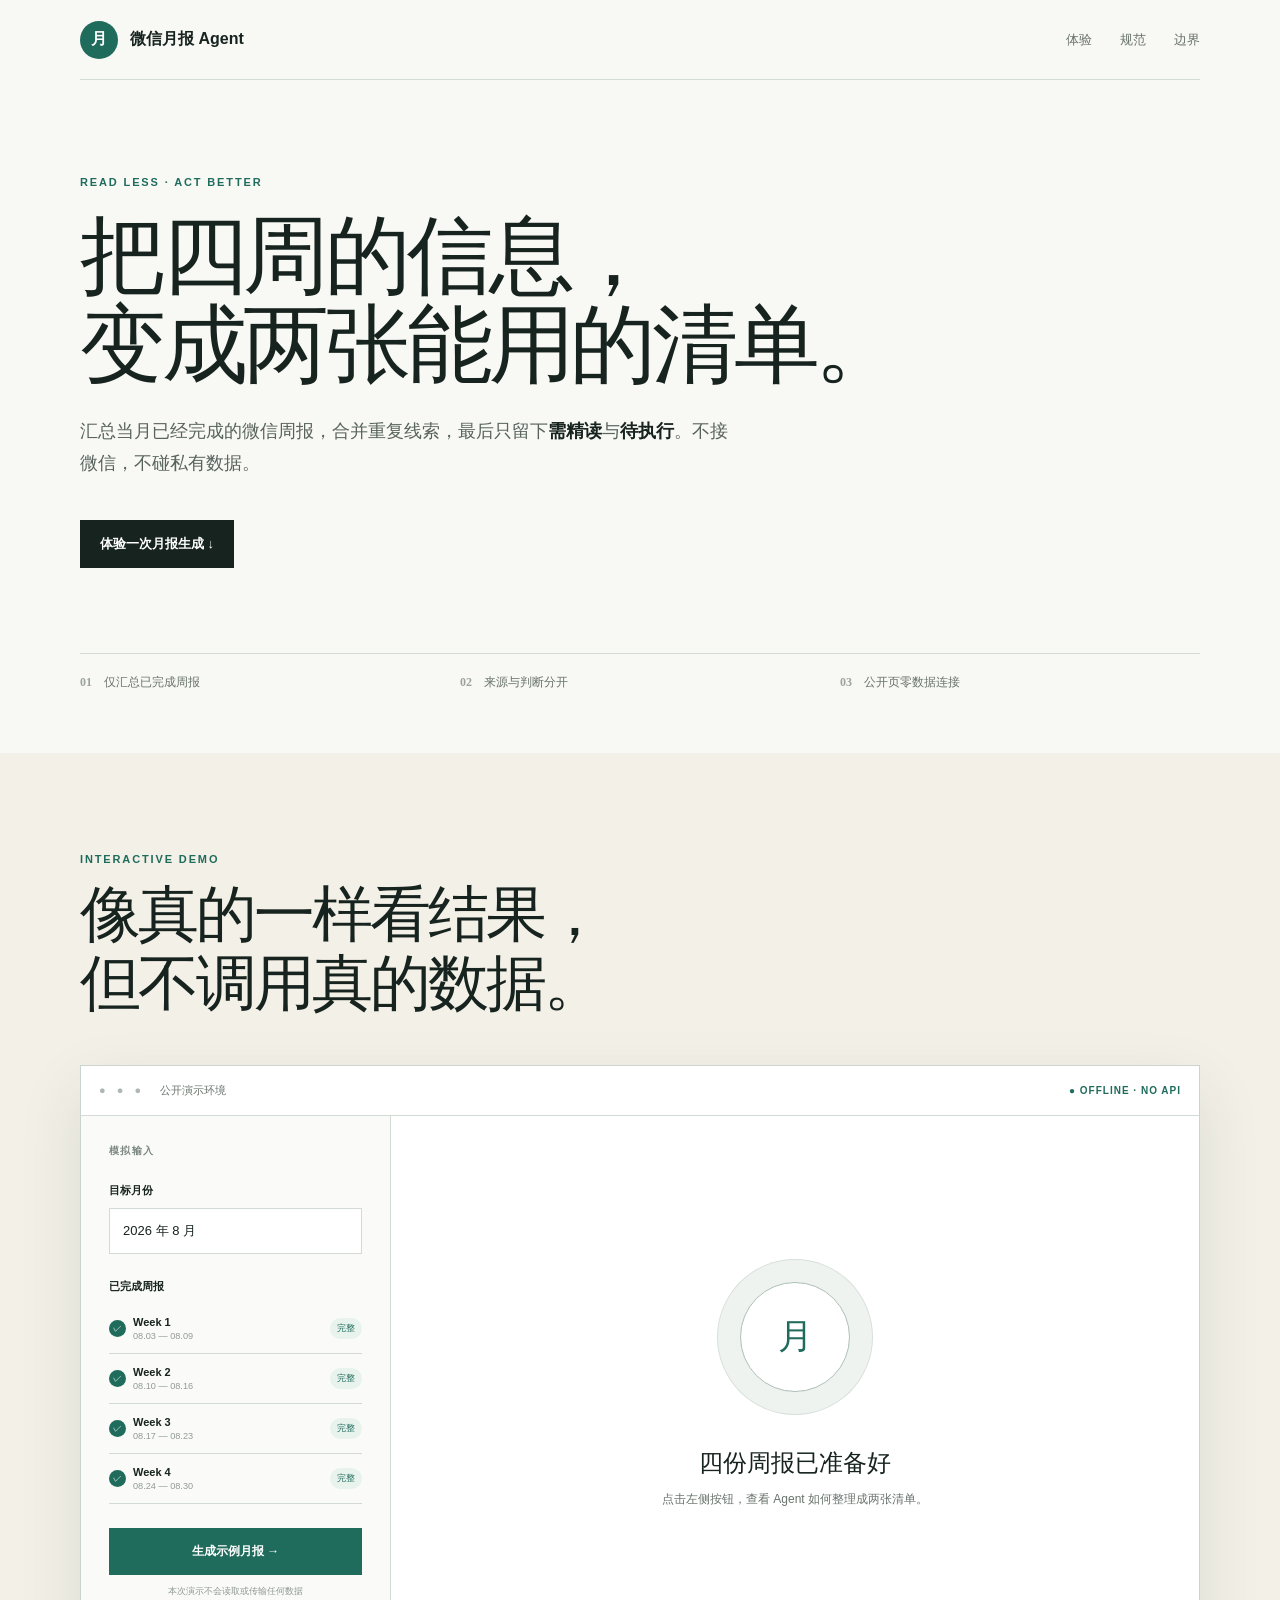
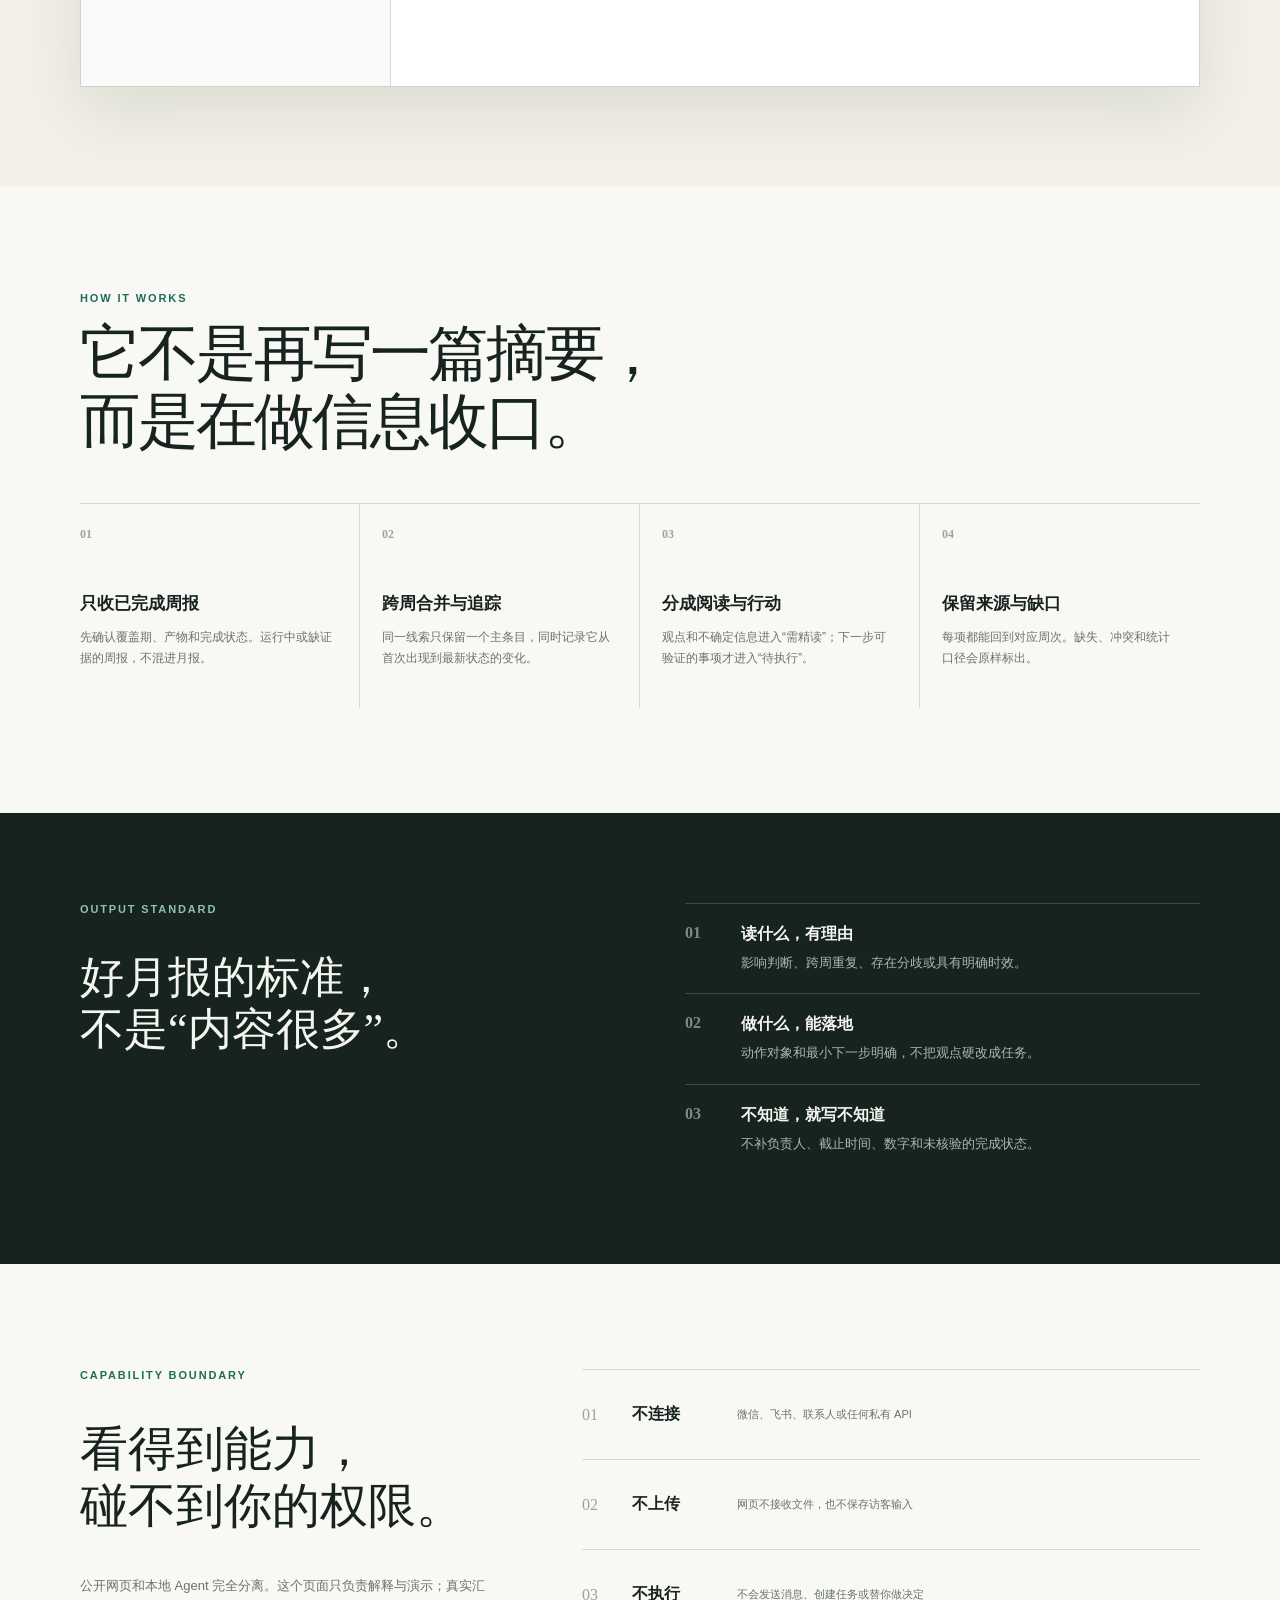
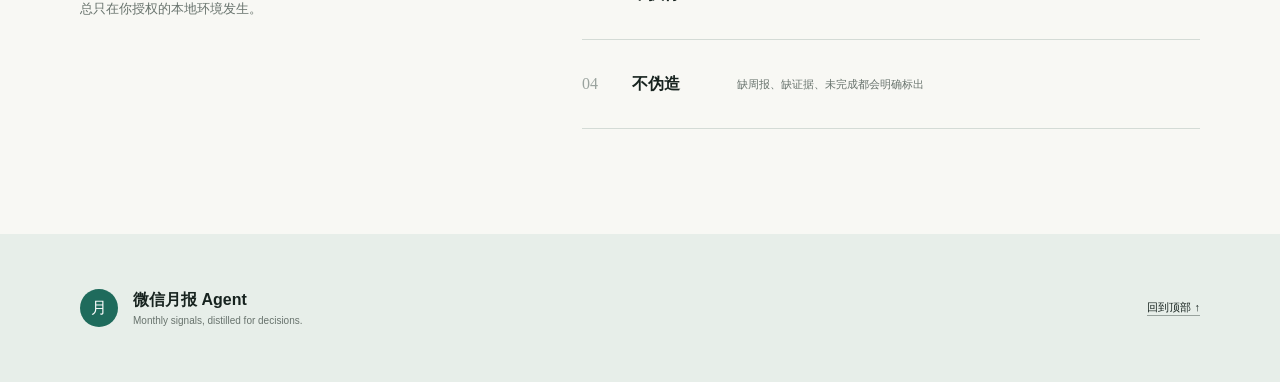
<file: standalone.html>
<!doctype html>
<html lang="zh-CN">
<head>
  <meta charset="utf-8">
  <meta name="viewport" content="width=device-width,initial-scale=1">
  <meta name="description" content="微信月报 Agent 公开展示页：汇总周报，提炼需精读与待执行清单。零 API、零权限、零真实数据。">
  <title>微信月报 Agent｜公开体验</title>
  <style>
    :root{--ink:#17231f;--green:#1f6b5c;--cream:#f3f0e7;--line:#d4dbd6;--muted:#68736d}
    *{box-sizing:border-box}html{scroll-behavior:smooth}body{margin:0;background:#f8f8f4;color:var(--ink);font-family:Arial,"PingFang SC","Microsoft YaHei",sans-serif}a{color:inherit;text-decoration:none}.shell{width:min(1120px,calc(100% - 40px));margin:auto}
    nav{height:80px;display:flex;align-items:center;justify-content:space-between;border-bottom:1px solid var(--line)}.brand{display:flex;align-items:center;gap:12px;font-weight:800}.mark{width:38px;height:38px;border-radius:50%;display:grid;place-items:center;background:var(--green);color:white;font-family:serif}.links{display:flex;gap:28px;font-size:13px;color:var(--muted)}
    .hero{padding:96px 0 62px}.eyebrow,.kicker{font-size:11px;letter-spacing:.17em;color:var(--green);font-weight:800}.hero h1,.section h2{font-family:Georgia,"Songti SC",serif;font-weight:500;letter-spacing:-.05em}.hero h1{font-size:clamp(48px,7.5vw,86px);line-height:1.04;margin:24px 0}.hero>p{max-width:650px;font-size:18px;line-height:1.8;color:#58635d}.hero strong{color:var(--ink)}.cta{display:inline-block;margin-top:22px;padding:15px 20px;background:var(--ink);color:white;font-size:13px;font-weight:800}.trust{display:grid;grid-template-columns:repeat(3,1fr);gap:20px;margin-top:85px;padding-top:20px;border-top:1px solid var(--line);font-size:12px;color:var(--muted)}.trust b{color:#9aa39e;margin-right:12px;font-family:serif}
    .demo-wrap{background:var(--cream);padding:100px 0}.section h2{font-size:clamp(38px,5vw,61px);line-height:1.13;margin:16px 0 46px}.demo{background:white;border:1px solid #cbd4ce;box-shadow:0 24px 60px rgba(30,60,48,.11)}.bar{height:50px;display:flex;align-items:center;padding:0 18px;border-bottom:1px solid var(--line);font-size:11px;color:var(--muted)}.dots{letter-spacing:4px;color:#aeb7b2}.offline{margin-left:auto;color:var(--green);font-size:10px;font-weight:800;letter-spacing:.1em}.grid{display:grid;grid-template-columns:310px 1fr;min-height:570px}.input{padding:28px;background:#fafbf8;border-right:1px solid var(--line)}.label{font-size:10px;letter-spacing:.13em;font-weight:800;color:#7c8781}.input h3{margin:25px 0 10px;font-size:11px}.select{padding:13px;border:1px solid var(--line);font-size:13px;background:white}.week{display:grid;grid-template-columns:24px 1fr auto;align-items:center;padding:12px 0;border-bottom:1px solid var(--line);font-size:11px}.check{width:17px;height:17px;border-radius:50%;display:grid;place-items:center;background:var(--green);color:white;font-size:9px}.week b,.week small{display:block}.week small{color:#919a95;margin-top:3px}.week em{font-style:normal;color:var(--green);background:#e8f3ee;padding:4px 7px;border-radius:20px;font-size:9px}.run{width:100%;margin-top:24px;border:0;padding:15px;background:var(--green);color:white;font-weight:800;font-size:12px;cursor:pointer}.note{font-size:9px;color:#8d9791;line-height:1.6;text-align:center}.output{padding:38px 42px;display:flex;flex-direction:column;justify-content:center}.empty{text-align:center;color:var(--muted)}.moon{width:110px;height:110px;border:1px solid #aebfb7;border-radius:50%;display:grid;place-items:center;margin:auto;font-family:serif;font-size:35px;color:var(--green);box-shadow:0 0 0 22px #eef3ef,0 0 0 23px #d8e0db}.empty h3{margin:55px 0 8px;color:var(--ink);font-family:Georgia,"Songti SC",serif;font-size:24px;font-weight:500}.empty p{font-size:12px}.result{display:none}.result.show{display:block;animation:in .35s ease-out}@keyframes in{from{opacity:0;transform:translateY(8px)}}.head{display:flex;justify-content:space-between;border-bottom:1px solid var(--line);padding-bottom:18px}.head h3{margin:7px 0 0;font-family:Georgia,"Songti SC",serif;font-size:26px;font-weight:500}.head span{font-size:10px;color:var(--muted)}.summary{display:grid;grid-template-columns:72px 1fr;gap:10px;margin:20px 0;padding:18px;background:#edf5f0;font-size:12px;line-height:1.7}.summary b{color:var(--green)}.tabs{display:flex;gap:22px;border-bottom:1px solid var(--line)}.tabs button{border:0;border-bottom:2px solid transparent;background:none;padding:0 3px 11px;color:#8b9590;font-weight:800;font-size:11px;cursor:pointer}.tabs button.active{color:var(--ink);border-color:var(--green)}.item{display:grid;grid-template-columns:34px 1fr;gap:12px;padding:15px 0;border-bottom:1px solid #e4e8e5}.item>b{font-size:10px;color:var(--green)}.item h4{font-size:13px;margin:0 0 6px}.item p{font-size:10px;line-height:1.6;color:var(--muted);margin:0}.actions{display:none}.disclaimer{font-size:9px;color:#959e99;margin-top:14px}
    .method{padding:105px 0}.steps{display:grid;grid-template-columns:repeat(4,1fr);border-top:1px solid var(--line)}.step{padding:20px 22px 28px 0;border-right:1px solid var(--line)}.step+.step{padding-left:22px}.step:last-child{border:0}.step>b{font-family:serif;color:#9ca59f;font-size:12px}.step h3{margin:50px 0 12px;font-size:17px}.step p{font-size:12px;line-height:1.7;color:var(--muted)}
    .dark{background:var(--ink);color:#f5f5f0;padding:90px 0}.dark-grid{display:grid;grid-template-columns:1fr 1fr;gap:90px}.dark h2{font-family:Georgia,"Songti SC",serif;font-weight:500;font-size:44px;line-height:1.2}.rules div{display:grid;grid-template-columns:38px 1fr;gap:18px;padding:20px 0;border-top:1px solid #3d4944}.rules b{color:#7d8b84;font-family:serif}.rules strong,.rules small{display:block}.rules strong{margin-bottom:7px}.rules small{color:#aeb7b2;line-height:1.6}
    .boundary{padding:105px 0}.boundary-grid{display:grid;grid-template-columns:.8fr 1.2fr;gap:90px}.boundary h2{font-family:Georgia,"Songti SC",serif;font-weight:500;font-size:48px;line-height:1.18}.boundary>div>div>p{color:var(--muted);line-height:1.8;font-size:13px}.row{display:grid;grid-template-columns:35px 90px 1fr;gap:15px;align-items:center;min-height:90px;border-top:1px solid var(--line)}.row:last-child{border-bottom:1px solid var(--line)}.row span{font-family:serif;color:#9aa39e}.row h3{font-size:16px}.row p{font-size:11px;color:var(--muted)}footer{background:#e7eee9;padding:55px 0}.foot{display:flex;align-items:center;gap:15px}.foot p{margin:4px 0 0;color:var(--muted);font-size:10px}.foot a{margin-left:auto;font-size:11px;border-bottom:1px solid #99a39e}
    @media(max-width:800px){.links{display:none}.grid,.dark-grid,.boundary-grid{grid-template-columns:1fr}.input{border-right:0;border-bottom:1px solid var(--line)}.steps{grid-template-columns:1fr 1fr}.step:nth-child(2){border-right:0}.trust{grid-template-columns:1fr}.output{min-height:570px;padding:28px 20px}}
    @media(max-width:520px){.hero{padding-top:65px}.hero h1{font-size:48px}.steps{grid-template-columns:1fr}.step,.step+.step{padding:20px 0;border-right:0}.step h3{margin-top:26px}.section h2,.dark h2,.boundary h2{font-size:38px}.head{gap:15px}.head>span{max-width:105px;text-align:right}.summary{grid-template-columns:1fr}.row{grid-template-columns:30px 70px 1fr}}
  </style>
</head>
<body>
  <nav class="shell"><div class="brand"><span class="mark">月</span>微信月报 Agent</div><div class="links"><a href="#demo">体验</a><a href="#method">规范</a><a href="#boundary">边界</a></div></nav>
  <header class="hero shell"><div class="eyebrow">READ LESS · ACT BETTER</div><h1>把四周的信息，<br>变成两张能用的清单。</h1><p>汇总当月已经完成的微信周报，合并重复线索，最后只留下<strong>需精读</strong>与<strong>待执行</strong>。不接微信，不碰私有数据。</p><a class="cta" href="#demo">体验一次月报生成 ↓</a><div class="trust"><span><b>01</b>仅汇总已完成周报</span><span><b>02</b>来源与判断分开</span><span><b>03</b>公开页零数据连接</span></div></header>
  <section class="demo-wrap" id="demo"><div class="section shell"><div class="kicker">INTERACTIVE DEMO</div><h2>像真的一样看结果，<br>但不调用真的数据。</h2><div class="demo"><div class="bar"><span class="dots">● ● ●</span><span style="margin-left:15px">公开演示环境</span><span class="offline">● OFFLINE · NO API</span></div><div class="grid"><aside class="input"><div class="label">模拟输入</div><h3>目标月份</h3><div class="select">2026 年 8 月</div><h3>已完成周报</h3><div id="weeks"></div><button class="run" id="run">生成示例月报 →</button><p class="note">本次演示不会读取或传输任何数据</p></aside><div class="output"><div class="empty" id="empty"><div class="moon">月</div><h3>四份周报已准备好</h3><p>点击左侧按钮，查看 Agent 如何整理成两张清单。</p></div><div class="result" id="result"><div class="head"><div><div class="label">示例输出 · 有限完成</div><h3>2026 年 8 月微信月报</h3></div><span>覆盖 4 周 · 12 条线索合并为 6 项</span></div><div class="summary"><b>本月结论</b><span>真正值得行动的不是追每一条消息，而是先验证 AI 代理的一个小闭环，同时完成合规范围核对。</span></div><div class="tabs"><button class="active" data-tab="read">需精读 · 3</button><button data-tab="act">待执行 · 3</button></div><div id="read"></div><div class="actions" id="act"></div><p class="disclaimer">演示内容为虚构样例，不代表任何真实群聊、业务判断或合规建议。</p></div></div></div></div></div></section>
  <section class="method section shell" id="method"><div class="kicker">HOW IT WORKS</div><h2>它不是再写一篇摘要，<br>而是在做信息收口。</h2><div class="steps"><article class="step"><b>01</b><h3>只收已完成周报</h3><p>先确认覆盖期、产物和完成状态。运行中或缺证据的周报，不混进月报。</p></article><article class="step"><b>02</b><h3>跨周合并与追踪</h3><p>同一线索只保留一个主条目，同时记录它从首次出现到最新状态的变化。</p></article><article class="step"><b>03</b><h3>分成阅读与行动</h3><p>观点和不确定信息进入“需精读”；下一步可验证的事项才进入“待执行”。</p></article><article class="step"><b>04</b><h3>保留来源与缺口</h3><p>每项都能回到对应周次。缺失、冲突和统计口径会原样标出。</p></article></div></section>
  <section class="dark"><div class="dark-grid shell"><div><div class="kicker" style="color:#8fc1ad">OUTPUT STANDARD</div><h2>好月报的标准，<br>不是“内容很多”。</h2></div><div class="rules"><div><b>01</b><span><strong>读什么，有理由</strong><small>影响判断、跨周重复、存在分歧或具有明确时效。</small></span></div><div><b>02</b><span><strong>做什么，能落地</strong><small>动作对象和最小下一步明确，不把观点硬改成任务。</small></span></div><div><b>03</b><span><strong>不知道，就写不知道</strong><small>不补负责人、截止时间、数字和未核验的完成状态。</small></span></div></div></div></section>
  <section class="boundary shell" id="boundary"><div class="boundary-grid"><div><div class="kicker">CAPABILITY BOUNDARY</div><h2>看得到能力，<br>碰不到你的权限。</h2><p>公开网页和本地 Agent 完全分离。这个页面只负责解释与演示；真实汇总只在你授权的本地环境发生。</p></div><div><div class="row"><span>01</span><h3>不连接</h3><p>微信、飞书、联系人或任何私有 API</p></div><div class="row"><span>02</span><h3>不上传</h3><p>网页不接收文件，也不保存访客输入</p></div><div class="row"><span>03</span><h3>不执行</h3><p>不会发送消息、创建任务或替你做决定</p></div><div class="row"><span>04</span><h3>不伪造</h3><p>缺周报、缺证据、未完成都会明确标出</p></div></div></div></section>
  <footer><div class="foot shell"><span class="mark">月</span><div><strong>微信月报 Agent</strong><p>Monthly signals, distilled for decisions.</p></div><a href="#">回到顶部 ↑</a></div></footer>
  <script>
    const weeks=['08.03 — 08.09','08.10 — 08.16','08.17 — 08.23','08.24 — 08.30'];
    document.querySelector('#weeks').innerHTML=weeks.map((w,i)=>`<div class="week"><span class="check">✓</span><span><b>Week ${i+1}</b><small>${w}</small></span><em>完整</em></div>`).join('');
    const read=[['连续 3 周出现','AI 搜索正在从“找答案”变成“代办任务”','确认它会先改变哪个业务环节，以及哪些动作最适合被代理。'],['存在分歧','跨境平台的新流量入口：红利还是短期噪声？','确认案例增长来自新增需求，还是站内流量重新分配。'],['高影响','税务合规时间窗口与申报责任变化','确认适用主体、生效时间和需要咨询的专业问题。']];
    const act=[['P0','核对合规事项的适用范围','整理主体、站点和当前做法，形成一页问题清单后交给专业顾问确认。'],['P1','选择一个流程做 AI Agent 小实验','只验证一个高频、低风险步骤，记录时间节省、错误率和人工接管点。'],['P2','建立新流量入口观察表','连续记录四周，不基于单个案例直接调整预算。']];
    document.querySelector('#read').innerHTML=read.map(x=>`<div class="item"><b>${x[0]}</b><span><h4>${x[1]}</h4><p>${x[2]}</p></span></div>`).join('');
    document.querySelector('#act').innerHTML=act.map(x=>`<div class="item"><b>${x[0]}</b><span><h4>${x[1]}</h4><p>${x[2]}</p></span></div>`).join('');
    document.querySelector('#run').onclick=()=>{const b=document.querySelector('#run');b.textContent='正在去重与归类…';setTimeout(()=>{document.querySelector('#empty').style.display='none';document.querySelector('#result').classList.add('show');b.textContent='已生成 · 可重新演示 ↻'},650)};
    document.querySelectorAll('[data-tab]').forEach(btn=>btn.onclick=()=>{document.querySelectorAll('[data-tab]').forEach(x=>x.classList.remove('active'));btn.classList.add('active');document.querySelector('#read').style.display=btn.dataset.tab==='read'?'block':'none';document.querySelector('#act').style.display=btn.dataset.tab==='act'?'block':'none'});
  </script>
</body>
</html>
</file>
